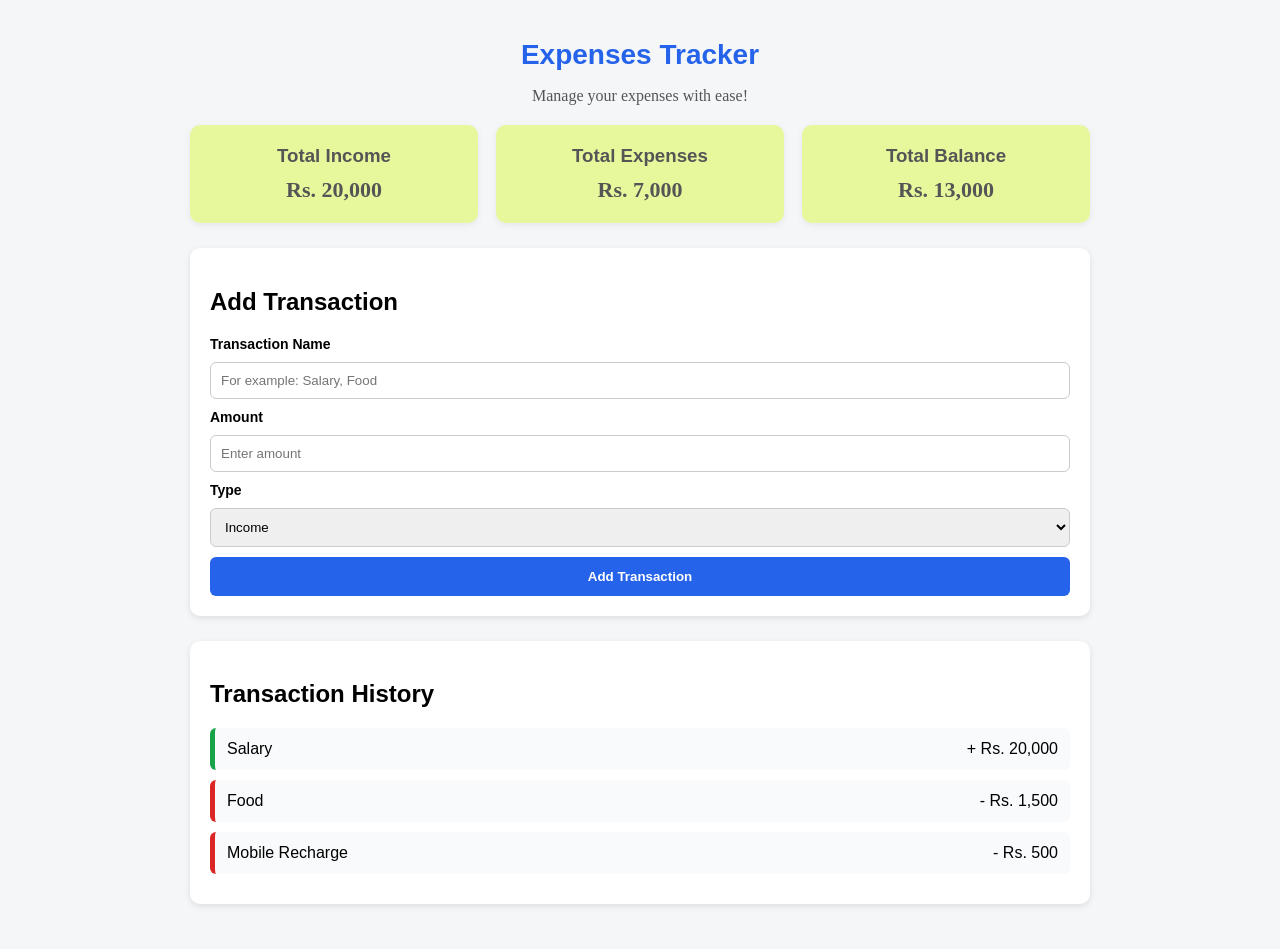
<file: Expense_tracker/index.html>
<!DOCTYPE html>
<html>
    <head>
        <link rel="stylesheet" href="style.css">
        <title>Expenses Tracker</title>
    </head>
    <body>
        <h1>Expenses Tracker</h1>
        <p>Manage your expenses with ease!</p>
        <main>
            <section class="actions">
                <div class="card">
                    <h3>Total Income</h3>
                    <p>Rs. 20,000</p>
                </div>
                <div class="card">
                    <h3>Total Expenses</h3>
                    <p>Rs. 7,000</p>
                </div>
                <div class="card">
                    <h3>Total Balance</h3>
                    <p>Rs. 13,000</p>
                </div>
            </section>

            <section class="form">
                
                <h2>Add Transaction</h2>

                <form>
                    <label for="description">Transaction Name</label>
                    <input type="text" id="description" placeholder="For example: Salary, Food">

                    <label for="amount">Amount</label>
                    <input type="number" id="amount" placeholder="Enter amount">

                    <label for="type">Type</label>
                        <select id="type">
                            <option value="income">Income</option>
                            <option value="expense">Expense</option>
                        </select>
                    </label>
                    <button type="button">Add Transaction</button>
                </form>
            </section>

            <section class="history-section">
                <h2>Transaction History</h2>
                <ul>
                    <li class="income">
                        <span>Salary</span>
                        <span>+ Rs. 20,000</span>
                    </li>

                    <li class="expense">
                        <span>Food</span>
                        <span>- Rs. 1,500</span>
                    </li>

                    <li class="expense">
                        <span>Mobile Recharge</span>
                        <span>- Rs. 500</span>
                    </li>
                </ul>
            </section>
        </main>
    </body>
</html>
</file>
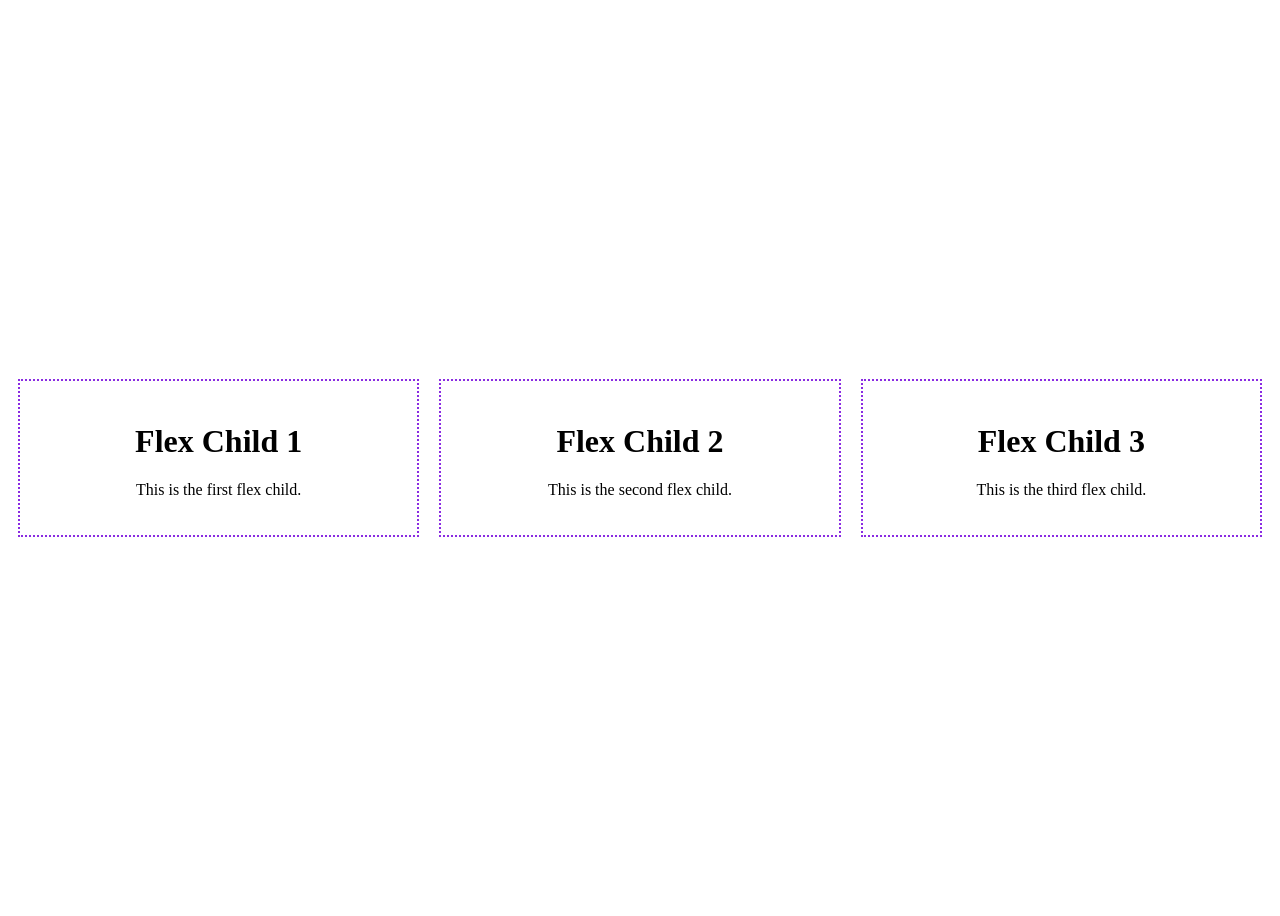
<file: flex_child.html>
<!DOCTYPE html>
<html>
    <head>
        <link rel="stylesheet" href="flex_child.css">
    </head>
    <body>
        <div class="flex-container">
            <div class="flex-child">
                <h1>Flex Child 1</h1>
                <p>This is the first flex child.</p>
            </div>
            <div class="flex-child">
                <h1>Flex Child 2</h1>
                <p>This is the second flex child.</p>
            </div>
            <div class="flex-child">
                <h1>Flex Child 3</h1>
                <p>This is the third flex child.</p>
            </div>
        </div>
</html>
</file>
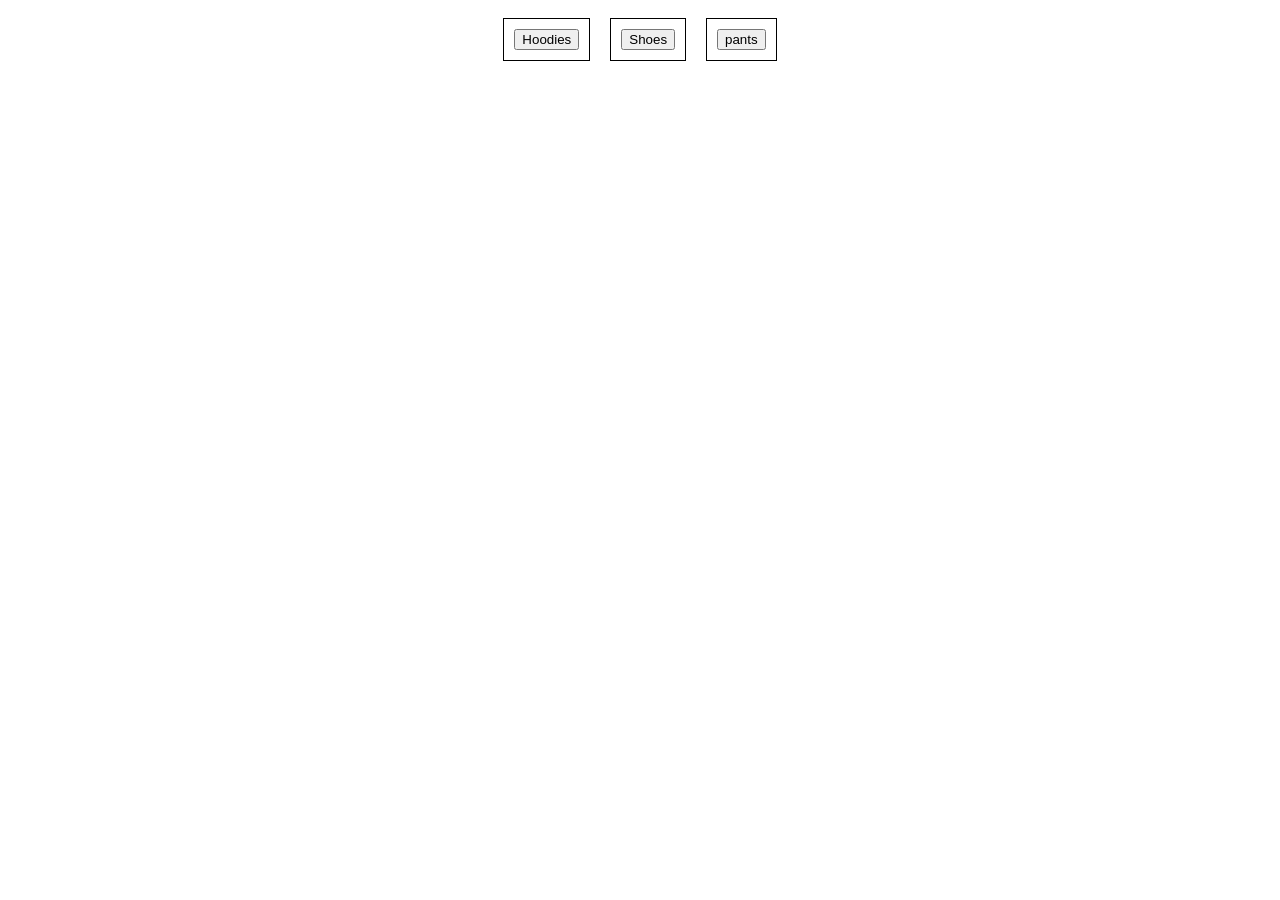
<file: testing.html>
<!DOCTYPE html>
<head>
    <link rel="stylesheet" href="testing.css">
</head>
<body>
    <div class="collect">
        <div class="main"><button>Hoodies</button></div>
        <div class="main"><button>Shoes</button></div>
        <div class="main"><button>pants</button></div>
    </div>
</body>
</file>
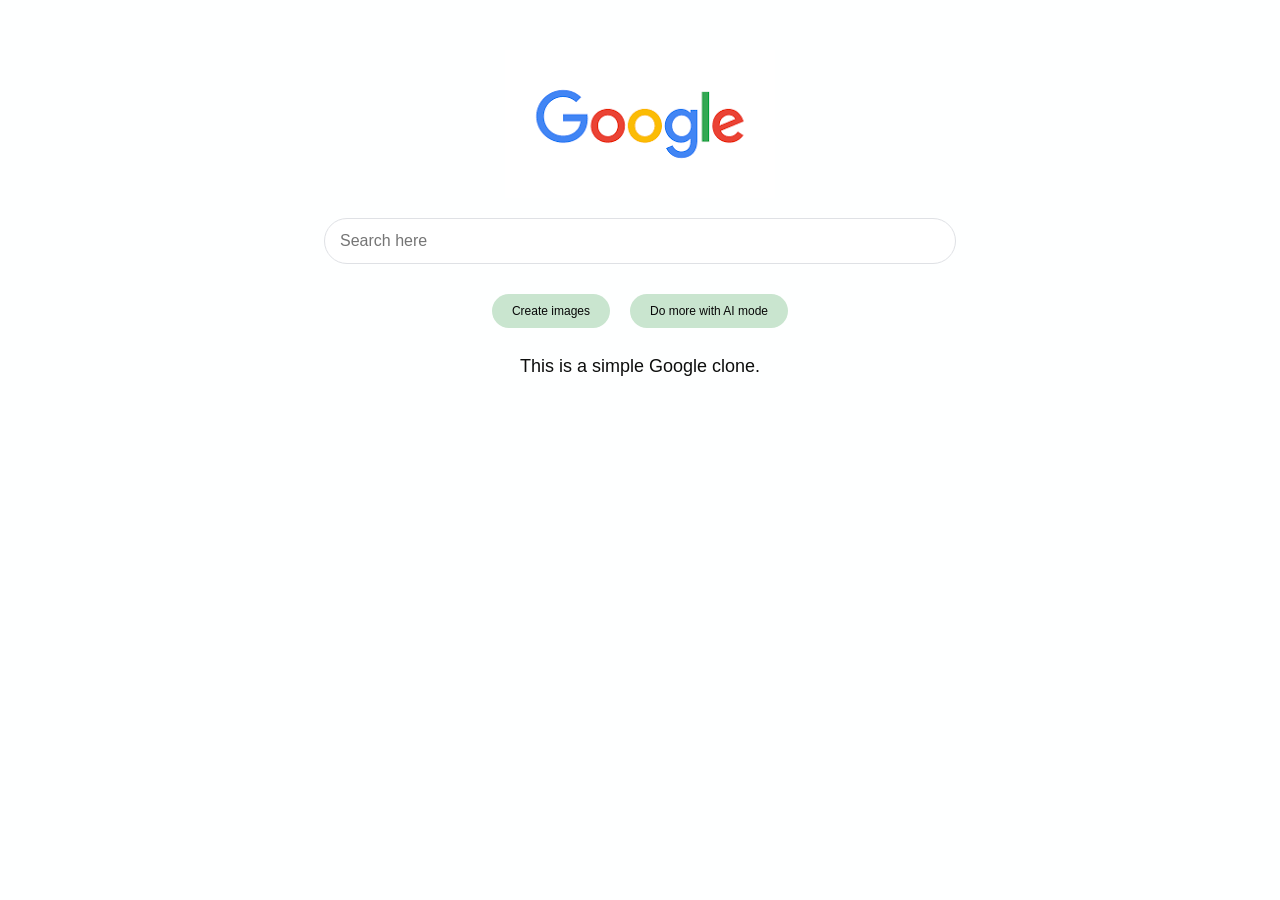
<file: fullStack/google_clone.html>
<!DOCTYPE html>
<html>
    <head>
        <title>Google clone.</title>
        <link rel="stylesheet" href="clone.css">
    </head>
    <body>
        <div class="main">
            <img src="[data-uri]" alt="Google logo" align="center">
            <label for="search"></label>
            <input type="text" id="search" placeholder="Search here">
            <div class="buttons">
                <button class="click">Create images</button>
                <button class="click">Do more with AI mode</button>
            </div>
        </div>
        <p>This is a simple Google clone.</p>
    </body>
</html>
</file>
<file: Expense_tracker/style.css>
* {
    box-sizing: border-box;
    font-family: Arial, sans-serif;
}

body {
    background-color: #f4f6f8;
    margin: 0;
    padding: 20px;
}
h1 {
    color: #2563eb;
    font-size: 28px;
    margin-bottom: 10px;
    text-align: center;
}
p {
    color: #555;
    font-size: 16px;
    text-align: center;
    margin-bottom: 20px;
    font-family: "Times New Roman", serif;
}
header {
    text-align: center;
    margin-bottom: 25px;
}

main {
    max-width: 900px;
    margin: auto;
}

.actions {
    display: flex;
    gap: 18px;
    flex-wrap: wrap;
    margin-bottom: 25px;
}

.card {
    flex: 1;
    min-width: 220px;
    background: rgb(231, 248, 156);
    padding: 20px;
    border-radius: 10px;
    box-shadow: 0 2px 6px rgba(121, 95, 95, 0.1);
}

.card h3 {
    margin: 0 0 10px;
    color: #555;
    text-align: center;
}

.card p {
    margin: 0;
    font-size: 22px;
    font-weight: bold;
}

.form,
.history-section {
    background: white;
    padding: 20px;
    border-radius: 10px;
    box-shadow: 0 2px 6px rgba(0, 0, 0, 0.1);
    margin-bottom: 25px;
}

form {
    display: flex;
    flex-direction: column;
    gap: 10px;
}

label {
    font-weight: bold;
    font-size: 14px;
}

input,
select {
    padding: 10px;
    border: 1px solid #ccc;
    border-radius: 6px;
}

button {
    padding: 12px;
    border: none;
    border-radius: 6px;
    background-color: #2563eb;
    color: white;
    font-weight: bold;
    cursor: pointer;
}

button:hover {
    background-color: #1d4ed8;
}

ul {
    list-style: none;
    padding: 0;
    margin: 0;
}

li {
    display: flex;
    justify-content: space-between;
    background: #f9fafb;
    padding: 12px;
    border-radius: 6px;
    margin-bottom: 10px;
}

.income {
    border-left: 5px solid #16a34a;
}

.expense {
    border-left: 5px solid #dc2626;
}

@media (max-width: 600px) {
    .summary {
        flex-direction: column;
    }
}
</file>
<file: flex_child.css>
.flex-container {
    display: flex;
    justify-content: center;
    align-items: center;
    height: 100vh;
}
.flex-child {
    flex: 1;
    padding: 20px;
    border: 2px dotted blueviolet;
    margin: 10px;
    text-align: center;
}
</file>
<file: testing.css>
.collect{
    display: flex;
    justify-content: center;
}
.main{
    display: inline-block;
    margin: 20px;
    padding: 10px;
    text-align: center;
    border: 1px solid black;
    margin-top: 10px;
    margin-bottom: 10px;
    margin-left: 10px;
    margin-right: 10px;
}
</file>
<file: fullStack/clone.css>
h1 {
    text-align: center;
    color: #04fe3a;
    font-size: 36px;
    margin-top: 50px;
}
Body {
    background-color: #feffff;
    color: #0d0e0d;
    font-family: Arial, sans-serif;
    margin: 0;
    padding: 0;
}
p{
    text-align: center;
    font-size: 18px;
}
.main{
    text-align: center;
    margin-top: 50px;
    
}
input {
    display: block;
    line-height: 24px;
    margin: 20px auto;
    padding-top: 10px;
    padding-bottom: 10px;
    padding-left: 15px;
    padding-right: 15px;
    font-size: 16px;
    width: 600px;
    border-radius: 25px;
    border: 1px solid #dfe1e5;
}
.click {
    display: inline-block;
    margin: 10px;
    padding-bottom: 10px;
    padding-left: 20px;
    padding-right: 20px;
    padding-top: 10px;
    font-size: 12px;
    background-color: #c9e5cf;
    color: #080808;
    border: none;
    border-radius: 25px;
    cursor: pointer;

}
.buttons {
    display: flex;
    justify-content: center;
}
img {
    display: block;
    margin: 20px auto;
    max-width: 300px;
    height: auto;
    align-items: center;
}
</file>
